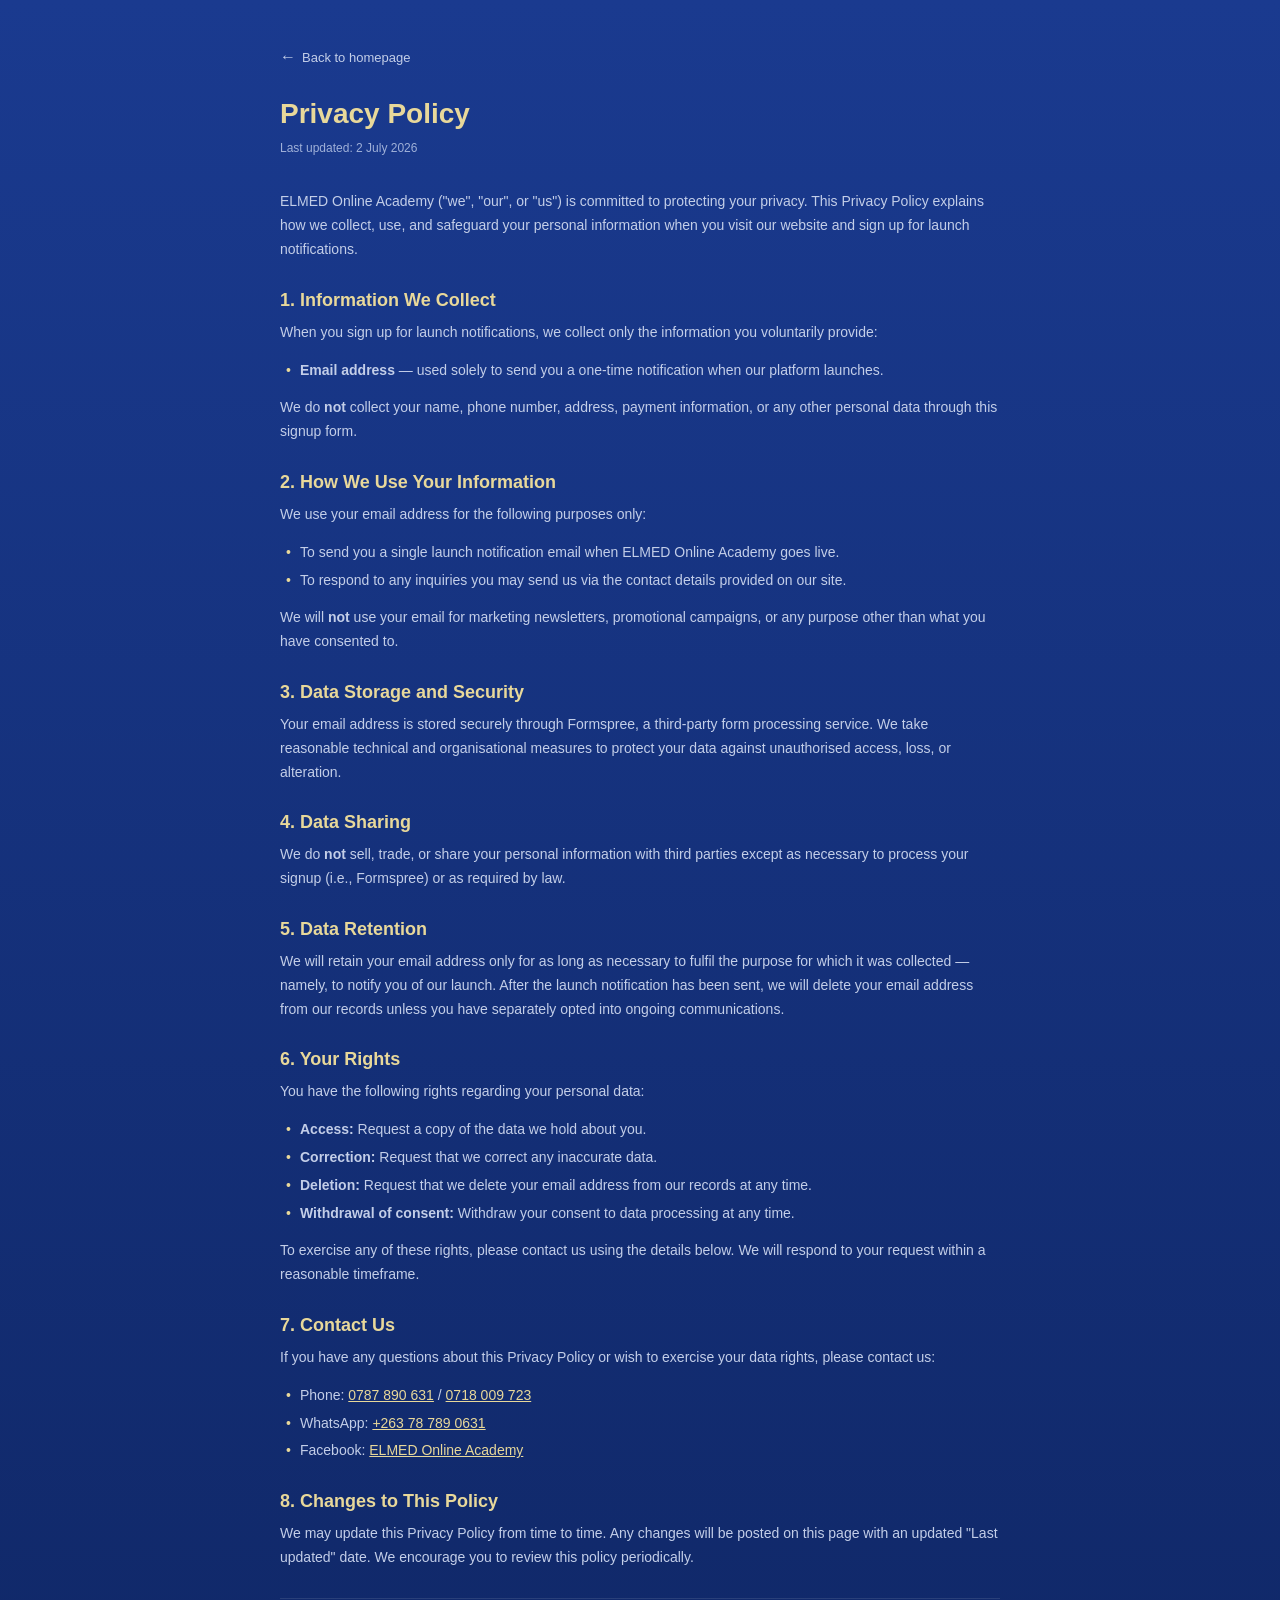
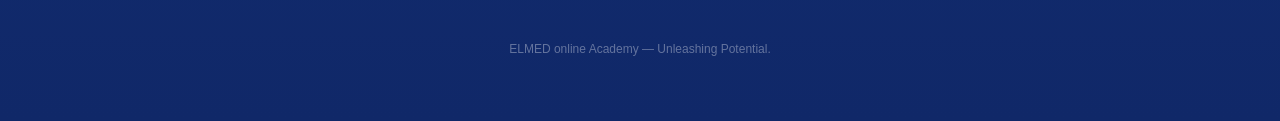
<file: privacy-policy.html>
<!DOCTYPE html>
<html lang="en">
<head>
  <meta charset="UTF-8">
  <meta name="viewport" content="width=device-width, initial-scale=1.0">
  <meta name="description" content="ELMED Online Academy — Privacy Policy">
  <title>Privacy Policy — ELMED Online Academy</title>
  <link rel="icon" type="image/svg+xml" href="data:image/svg+xml,%3Csvg xmlns='http://www.w3.org/2000/svg' viewBox='0 0 32 32'%3E%3Crect width='32' height='32' rx='6' fill='%231A3A8F'/%3E%3Ctext x='16' y='22' font-size='18' font-weight='bold' fill='%23C9A93E' text-anchor='middle' font-family='sans-serif'%3EE%3C/text%3E%3C/svg%3E">
  <style>
    *, *::before, *::after {
      margin: 0;
      padding: 0;
      box-sizing: border-box;
    }

    html {
      -webkit-font-smoothing: antialiased;
      -moz-osx-font-smoothing: grayscale;
    }

    body {
      min-height: 100vh;
      background: linear-gradient(180deg, #1A3A8F 0%, #102868 100%);
      font-family: -apple-system, BlinkMacSystemFont, "Segoe UI", Inter, Roboto, sans-serif;
      color: #FFFFFF;
      padding: 48px 24px;
      display: flex;
      justify-content: center;
    }

    .policy-container {
      width: 100%;
      max-width: 720px;
    }

    .back-link {
      display: inline-flex;
      align-items: center;
      gap: 6px;
      color: #C3CEE8;
      text-decoration: none;
      font-size: 13px;
      font-weight: 400;
      margin-bottom: 32px;
      transition: color 200ms ease;
    }

    .back-link:hover {
      color: #E8D89A;
    }

    .back-link::before {
      content: "\2190";
      font-size: 16px;
    }

    h1 {
      font-size: 28px;
      font-weight: 600;
      color: #E8D89A;
      margin-bottom: 8px;
    }

    .last-updated {
      font-size: 12px;
      color: #9FB0D8;
      margin-bottom: 32px;
    }

    h2 {
      font-size: 18px;
      font-weight: 600;
      color: #E8D89A;
      margin-top: 28px;
      margin-bottom: 10px;
    }

    p {
      font-size: 14px;
      line-height: 1.7;
      color: #C3CEE8;
      margin-bottom: 14px;
    }

    ul {
      list-style: none;
      padding: 0;
      margin-bottom: 14px;
    }

    ul li {
      font-size: 14px;
      line-height: 1.7;
      color: #C3CEE8;
      padding-left: 20px;
      position: relative;
      margin-bottom: 4px;
    }

    ul li::before {
      content: "\2022";
      position: absolute;
      left: 6px;
      color: #E8D89A;
    }

    hr {
      border: none;
      height: 1px;
      background: rgba(255, 255, 255, 0.1);
      margin: 28px 0;
    }

    .footer-note {
      font-size: 12px;
      color: rgba(255, 255, 255, 0.35);
      text-align: center;
      margin-top: 40px;
    }

    @media (max-width: 400px) {
      body {
        padding: 32px 20px;
      }

      h1 {
        font-size: 24px;
      }
    }
  </style>
</head>
<body>
  <div class="policy-container">
    <a href="index.html" class="back-link">Back to homepage</a>

    <h1>Privacy Policy</h1>
    <p class="last-updated">Last updated: 2 July 2026</p>

    <p>
      ELMED Online Academy ("we", "our", or "us") is committed to protecting your privacy.
      This Privacy Policy explains how we collect, use, and safeguard your personal information
      when you visit our website and sign up for launch notifications.
    </p>

    <h2>1. Information We Collect</h2>
    <p>
      When you sign up for launch notifications, we collect only the information you voluntarily provide:
    </p>
    <ul>
      <li><strong>Email address</strong> — used solely to send you a one-time notification when our platform launches.</li>
    </ul>
    <p>
      We do <strong>not</strong> collect your name, phone number, address, payment information, or any other personal data through this signup form.
    </p>

    <h2>2. How We Use Your Information</h2>
    <p>We use your email address for the following purposes only:</p>
    <ul>
      <li>To send you a single launch notification email when ELMED Online Academy goes live.</li>
      <li>To respond to any inquiries you may send us via the contact details provided on our site.</li>
    </ul>
    <p>We will <strong>not</strong> use your email for marketing newsletters, promotional campaigns, or any purpose other than what you have consented to.</p>

    <h2>3. Data Storage and Security</h2>
    <p>
      Your email address is stored securely through Formspree, a third-party form processing service.
      We take reasonable technical and organisational measures to protect your data against
      unauthorised access, loss, or alteration.
    </p>

    <h2>4. Data Sharing</h2>
    <p>
      We do <strong>not</strong> sell, trade, or share your personal information with third parties
      except as necessary to process your signup (i.e., Formspree) or as required by law.
    </p>

    <h2>5. Data Retention</h2>
    <p>
      We will retain your email address only for as long as necessary to fulfil the purpose
      for which it was collected — namely, to notify you of our launch. After the launch
      notification has been sent, we will delete your email address from our records unless
      you have separately opted into ongoing communications.
    </p>

    <h2>6. Your Rights</h2>
    <p>You have the following rights regarding your personal data:</p>
    <ul>
      <li><strong>Access:</strong> Request a copy of the data we hold about you.</li>
      <li><strong>Correction:</strong> Request that we correct any inaccurate data.</li>
      <li><strong>Deletion:</strong> Request that we delete your email address from our records at any time.</li>
      <li><strong>Withdrawal of consent:</strong> Withdraw your consent to data processing at any time.</li>
    </ul>
    <p>
      To exercise any of these rights, please contact us using the details below.
      We will respond to your request within a reasonable timeframe.
    </p>

    <h2>7. Contact Us</h2>
    <p>
      If you have any questions about this Privacy Policy or wish to exercise your data rights,
      please contact us:
    </p>
    <ul>
      <li>Phone: <a href="tel:+263787890631" style="color:#E8D89A;">0787 890 631</a> / <a href="tel:+263718009723" style="color:#E8D89A;">0718 009 723</a></li>
      <li>WhatsApp: <a href="https://wa.me/263787890631" target="_blank" rel="noopener noreferrer" style="color:#E8D89A;">+263 78 789 0631</a></li>
      <li>Facebook: <a href="https://www.facebook.com/profile.php?id=61559296122256" target="_blank" rel="noopener noreferrer" style="color:#E8D89A;">ELMED Online Academy</a></li>
    </ul>

    <h2>8. Changes to This Policy</h2>
    <p>
      We may update this Privacy Policy from time to time. Any changes will be posted on this page
      with an updated "Last updated" date. We encourage you to review this policy periodically.
    </p>

    <hr>

    <p class="footer-note">ELMED online Academy — Unleashing Potential.</p>
  </div>
</body>
</html>
</file>
